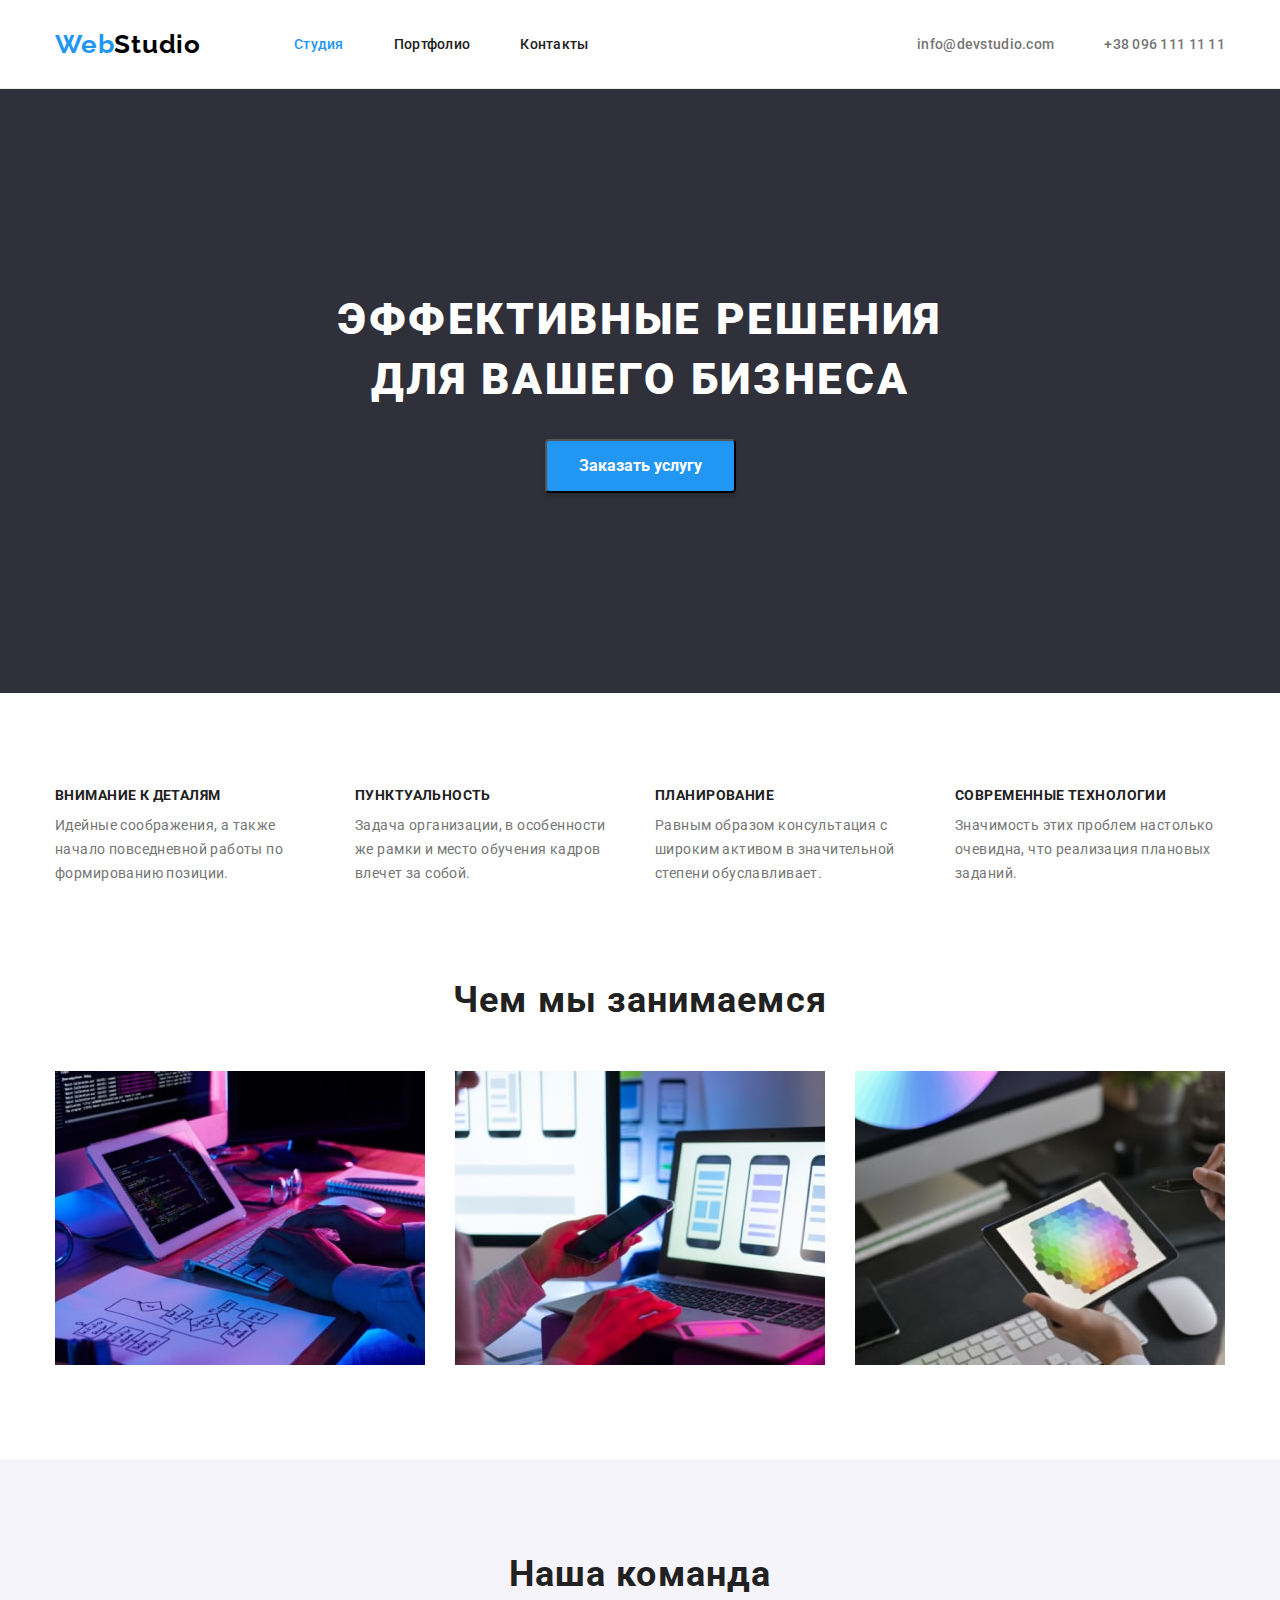
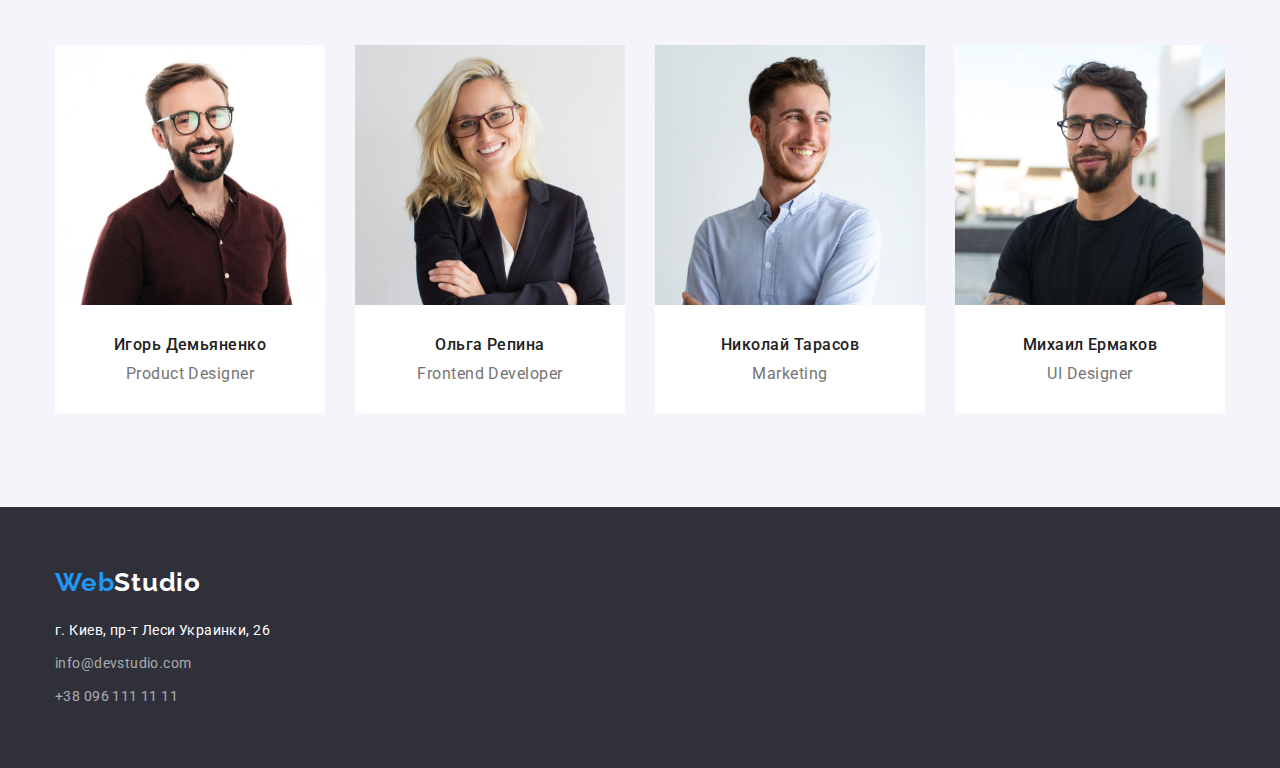
<file: index.html>
<!DOCTYPE html>
<html lang="en">
  <head>
    <meta charset="UTF-8" />
    <meta http-equiv="X-UA-Compatible" content="IE=edge" />
    <meta name="viewport" content="width=device-width, initial-scale=1.0" />
    <title>My First Homework</title>
    <link
      rel="stylesheet"
      href="https://cdnjs.cloudflare.com/ajax/libs/modern-normalize/1.1.0/modern-normalize.min.css"
    />
    <link rel="stylesheet" href="./css/style.css" />
    <link rel="preconnect" href="https://fonts.googleapis.com" />
    <link rel="preconnect" href="https://fonts.gstatic.com" crossorigin />
    <link
      href="https://fonts.googleapis.com/css2?family=Raleway:wght@700&family=Roboto:wght@400;500;700;900&display=swap"
      rel="stylesheet"
    />
  </head>
  <body>
    <header>
      <div class="container flexcont flexcont-header">
        <a href="#" class="link-logo">Web<span class="span">Studio</span></a>
        <nav>
          <ul class="nav flexnav">
            <li class="menu">
              <a href="./index.html" class="menu-link blue">Студия</a>
            </li>
            <li class="menu">
              <a href="./portfolio.html" class="menu-link">Портфолио</a>
            </li>
            <li class="menu"><a href="#" class="menu-link">Контакты</a></li>
          </ul>
        </nav>
        <ul class="flex-header-adress">
          <li class="adres-link">
            <a href="mailto:info@devstudio.com" class="adres-link1"
              >info@devstudio.com</a
            >
          </li>
          <li class="adres-link">
            <a href="tel:+380961111111" class="adres-link1"
              >+38 096 111 11 11</a
            >
          </li>
        </ul>
      </div>
    </header>

    <main>
      <section class="heading">
        <!--Заголовок-->
        <div class="container">
          <h1 class="headerh1">Эффективные решения для вашего бизнеса</h1>
          <button type="button" class="button-header">Заказать услугу</button>
        </div>
      </section>
      <section class="values">
        <div class="container">
          <h2 class="visually-hidden">values</h2>
          <!--наши ценности-->
          <ul class="values-item">
            <li class="values-list">
              <h3 class="text1">Внимание к деталям</h3>
              <p class="text2">
                Идейные соображения, а также начало повседневной работы по
                формированию позиции.
              </p>
            </li>
            <li class="values-list">
              <h3 class="text1">Пунктуальность</h3>
              <p class="text2">
                Задача организации, в особенности же рамки и место обучения
                кадров влечет за собой.
              </p>
            </li>
            <li class="values-list">
              <h3 class="text1">Планирование</h3>
              <p class="text2">
                Равным образом консультация с широким активом в значительной
                степени обуславливает.
              </p>
            </li>
            <li class="values-list">
              <h3 class="text1">Современные технологии</h3>
              <p class="text2">
                Значимость этих проблем настолько очевидна, что реализация
                плановых заданий.
              </p>
            </li>
          </ul>
        </div>
      </section>
      <section class="working">
        <div class="container">
          <h2 class="working-header">Чем мы занимаемся</h2>
          <ul class="working-item">
            <li class="working-list">
              <img
                src="./images/занятие1-min.jpg"
                alt="programing"
                width="370px"
              />
            </li>
            <li class="working-list">
              <img
                src="./images/занятие2-min.jpg"
                alt="adaptive layout"
                width="370px"
              />
            </li>
            <li class="working-list">
              <img src="./images/занятие3-min.jpg" alt="design" width="370px" />
            </li>
          </ul>
        </div>
      </section>
      <section class="teams">
        <div class="container">
          <h2 class="teams-header">Наша команда</h2>
          <ul class="teams-item">
            <li class="teams-list">
              <img
                src="images/игорь-min.jpg"
                alt="Игорь Демьяненко"
                width="270px"
              />
              <div class="teamblocktext">
                <h3 class="nametext">Игорь Демьяненко</h3>
                <p class="professionaltext">Product Designer</p>
              </div>
            </li>
            <li class="teams-list">
              <img
                src="images/ольга-min.jpg"
                alt="Ольга Репина"
                width="270px"
              />
              <div class="teamblocktext">
                <h3 class="nametext">Ольга Репина</h3>
                <p class="professionaltext">Frontend Developer</p>
              </div>
            </li>
            <li class="teams-list">
              <img
                src="images/Николай-min.jpg"
                alt="Николай Тарасов"
                width="270px"
              />
              <div class="teamblocktext">
                <h3 class="nametext">Николай Тарасов</h3>
                <p class="professionaltext">Marketing</p>
              </div>
            </li>
            <li class="teams-list">
              <img
                src="images/Михаил-min.jpg"
                alt="Михаил Ермаков"
                width="270px"
              />
              <div class="teamblocktext">
                <h3 class="nametext">Михаил Ермаков</h3>
                <p class="professionaltext">UI Designer</p>
              </div>
            </li>
          </ul>
        </div>
      </section>
    </main>
    <footer>
      <div class="container">
        <a href="#" class="link-logo1 footer-logo"
          >Web<span class="span1">Studio</span></a
        >
        <address>
          <p class="footer-adress-text">г. Киев, пр-т Леси Украинки, 26</p>
          <ul>
            <li class="footer-link">
              <a href="mailto:info@devstudio.com" class="adres-link2"
                >info@devstudio.com</a
              >
            </li>
            <li class="footer-link">
              <a href="tel:+380961111111" class="adres-link2"
                >+38 096 111 11 11</a
              >
            </li>
          </ul>
        </address>
      </div>
    </footer>
  </body>
</html>
</file>
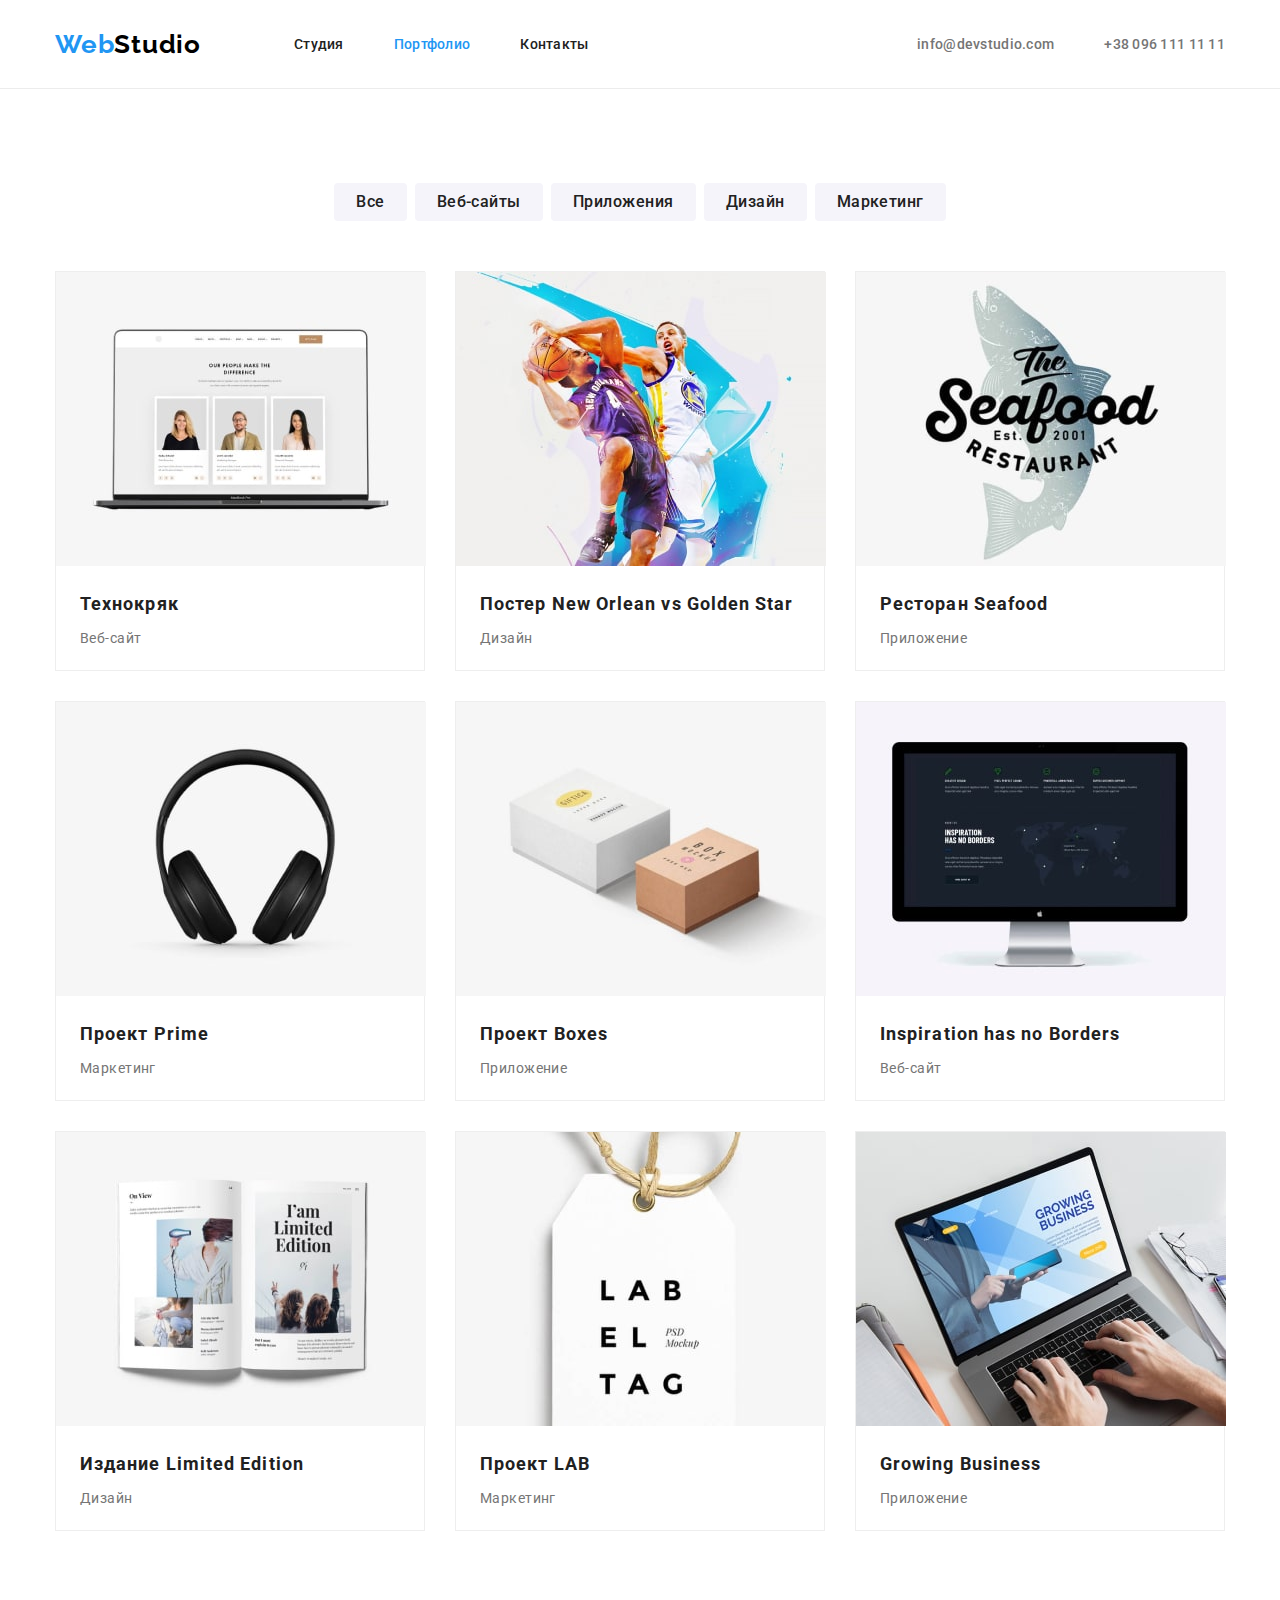
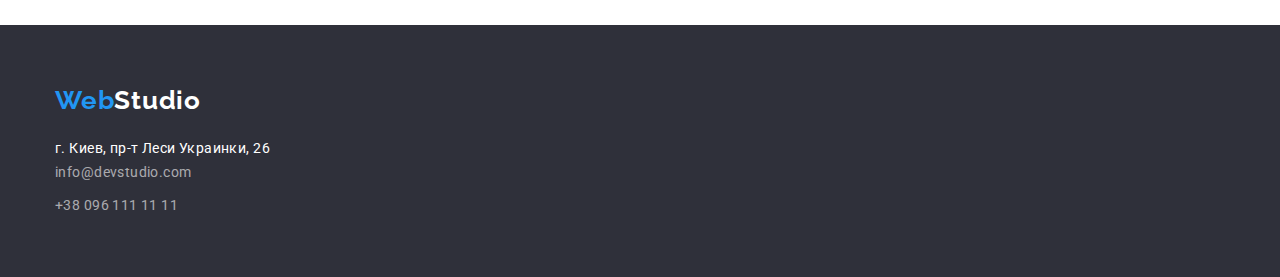
<file: portfolio.html>
<!DOCTYPE html>
<html lang="en">
  <head>
    <meta charset="UTF-8" />
    <meta http-equiv="X-UA-Compatible" content="IE=edge" />
    <meta name="viewport" content="width=device-width, initial-scale=1.0" />
    <link
      rel="stylesheet"
      href="https://cdnjs.cloudflare.com/ajax/libs/modern-normalize/1.1.0/modern-normalize.min.css"
    />
    <link rel="stylesheet" href="./css/style.css" />
    <link rel="preconnect" href="https://fonts.googleapis.com" />
    <link rel="preconnect" href="https://fonts.gstatic.com" crossorigin />
    <link
      href="https://fonts.googleapis.com/css2?family=Raleway:wght@700&family=Roboto:wght@400;500;700;900&display=swap"
      rel="stylesheet"
    />
    <title>My First Homework</title>
  </head>
  <body>
    <header>
      <div class="container flexcont flexcont-header">
        <a href="#" class="link-logo">Web<span class="span">Studio</span></a>
        <nav>
          <ul class="nav flexnav">
            <li class="menu">
              <a href="./index.html" class="menu-link">Студия</a>
            </li>
            <li class="menu">
              <a href="./portfolio.html" class="menu-link blue">Портфолио</a>
            </li>
            <li class="menu"><a href="#" class="menu-link">Контакты</a></li>
          </ul>
        </nav>
        <ul class="flex-header-adress">
          <li class="adres-link">
            <a href="mailto:info@devstudio.com" class="adres-link1"
              >info@devstudio.com</a
            >
          </li>
          <li class="adres-link">
            <a href="tel:+380961111111" class="adres-link1"
              >+38 096 111 11 11</a
            >
          </li>
        </ul>
      </div>
    </header>

    <main>
      <section class="portfolio-section">
        <div class="container">
          <ul class="portfolio-items">
            <li class="portfolio-item">
              <button type="button" class="portfolio-button">Все</button>
            </li>
            <li class="portfolio-item">
              <button type="button" class="portfolio-button">Веб-сайты</button>
            </li>
            <li class="portfolio-item">
              <button type="button" class="portfolio-button">Приложения</button>
            </li>
            <li class="portfolio-item">
              <button type="button" class="portfolio-button">Дизайн</button>
            </li>
            <li class="portfolio-item">
              <button type="button" class="portfolio-button">Маркетинг</button>
            </li>
          </ul>
          <ul class="portfolioworks-items">
            <li class="portfolioworks-item">
              <a href="#" class="portfolioworks-link">
                <img
                  src="./images/технокряк-min.jpg"
                  alt="технокряк-min"
                  width="370px"
                />
                <div class="portfolioworks-block">
                  <h3 class="tex21">Технокряк</h3>
                  <p class="text2">Веб-сайт</p>
                </div></a
              >
            </li>
            <li class="portfolioworks-item">
              <a href="#" class="portfolioworks-link">
                <img src="./images/постер-min.jpg" alt="постер" width="370px" />
                <div class="portfolioworks-block">
                  <h3 class="tex21">Постер New Orlean vs Golden Star</h3>
                  <p class="text2">Дизайн</p>
                </div></a
              >
            </li>
            <li class="portfolioworks-item">
              <a href="#" class="portfolioworks-link">
                <img
                  src="./images/ресторан-min.jpg"
                  alt="Ресторан"
                  width="370px"
                />
                <div class="portfolioworks-block">
                  <h3 class="tex21">Ресторан Seafood</h3>
                  <p class="text2">Приложение</p>
                </div></a
              >
            </li>
            <li class="portfolioworks-item">
              <a href="#" class="portfolioworks-link">
                <img
                  src="./images/проект-min.jpg"
                  alt="проект Prime"
                  width="370px"
                />
                <div class="portfolioworks-block">
                  <h3 class="tex21">Проект Prime</h3>
                  <p class="text2">Маркетинг</p>
                </div></a
              >
            </li>
            <li class="portfolioworks-item">
              <a href="#" class="portfolioworks-link">
                <img
                  src="./images/проектбокс-min.jpg"
                  alt="Проект Boxes"
                  width="370px"
                />
                <div class="portfolioworks-block">
                  <h3 class="tex21">Проект Boxes</h3>
                  <p class="text2">Приложение</p>
                </div></a
              >
            </li>
            <li class="portfolioworks-item">
              <a href="#" class="portfolioworks-link">
                <img
                  src="./images/бордерс-min.jpg"
                  alt="Inspiration has no Borders"
                  width="370px"
                />
                <div class="portfolioworks-block">
                  <h3 class="tex21">Inspiration has no Borders</h3>
                  <p class="text2">Веб-сайт</p>
                </div></a
              >
            </li>
            <li class="portfolioworks-item mb">
              <a href="#" class="portfolioworks-link">
                <img
                  src="./images/издание-min.jpg"
                  alt="Издание Limited Edition"
                  width="370px"
                />
                <div class="portfolioworks-block">
                  <h3 class="tex21">Издание Limited Edition</h3>
                  <p class="text2">Дизайн</p>
                </div></a
              >
            </li>
            <li class="portfolioworks-item mb">
              <a href="#" class="portfolioworks-link">
                <img
                  src="./images/проектлаб-min.jpg"
                  alt="Проект LAB"
                  width="370px"
                />
                <div class="portfolioworks-block">
                  <h3 class="tex21">Проект LAB</h3>
                  <p class="text2">Маркетинг</p>
                </div></a
              >
            </li>
            <li class="portfolioworks-item mb">
              <a href="#" class="portfolioworks-link">
                <img
                  src="./images/гровинБизнес-min.jpg"
                  alt="Growing Business"
                  width="370px"
                />
                <div class="portfolioworks-block">
                  <h3 class="tex21">Growing Business</h3>
                  <p class="text2">Приложение</p>
                </div></a
              >
            </li>
          </ul>
        </div>
      </section>
    </main>
    <footer>
      <div class="container">
        <a href="#" class="link-logo1 footer-logo"
          >Web<span class="span1">Studio</span></a
        >
        <address>
          <p>г. Киев, пр-т Леси Украинки, 26</p>
          <ul>
            <li class="footer-link">
              <a href="mailto:info@devstudio.com" class="adres-link2"
                >info@devstudio.com</a
              >
            </li>
            <li class="footer-link">
              <a href="tel:+380961111111" class="adres-link2"
                >+38 096 111 11 11</a
              >
            </li>
          </ul>
        </address>
      </div>
    </footer>
  </body>
</html>
</file>
<file: css/style.css>
:root {
  --main-bg-color: #2196f3;
  --main-two-color: #757575;
  --main-tree-color: #212121;
}
* {
  margin: 0;
}
a {
  text-decoration: none;
}
li {
  list-style: none;
}
.container {
  width: 1200px;
  padding: 0 15px;
  margin: 0 auto;
}
img {
  display: block;
}
ul {
  padding: 0;
}
.link-logo,
.link-logo1 {
  font-family: "Raleway", sans-serif;
  font-family: Raleway;
  font-size: 26px;
  font-style: normal;
  font-weight: 700;
  line-height: 31px;
  letter-spacing: 0.03em;
  text-align: left;
  color: #2196f3;
  margin-right: 93px;
}
.link-logo1 {
  margin-right: 0;
}
.menu:last-child,
.adres-link:last-child {
  margin-right: 0;
}
.span {
  color: black;
}
.span1 {
  color: white;
}
.nav,
.adres-link {
  font-family: Roboto;
  font-size: 14px;
  font-style: normal;
  font-weight: 500;
  line-height: 16px;
  letter-spacing: 0.02em;
  text-align: left;
  padding-left: 0;
}

address {
  font-style: normal;
  font-family: Roboto;
  font-style: normal;
  font-weight: normal;
  font-size: 14px;
  line-height: 24px;
  /* or 171% */

  letter-spacing: 0.03em;

  color: #ffffff;
}
header {
  border-bottom: 1px solid rgba(236, 236, 236, 1);
}
.flexcont {
  display: flex;
  /* padding: 0; */
}
.flexcont-header {
  align-items: center;
}
.flexnav {
  display: flex;
}
.flex-header-adress {
  display: flex;
  padding-left: 0;
  margin-left: auto;
}
.heading {
  background-color: #2f303a;
  text-align: center;
  padding: 200px 0px 200px 0px;
}

.menu {
  margin-right: 50px;
}
.menu-link {
  color: var(--main-tree-color);
  padding: 36px 0;
  display: block;
}
.menu-link:hover,
.menu-link:focus,
.menu-link:active {
  color: var(--main-bg-color);
}
.adres-link {
  margin-right: 50px;
  margin-left: auto;
}
.adres-link1:hover,
.adres-link1:focus,
.adres-link1:active {
  color: var(--main-bg-color);
}
.adres-link1 {
  color: var(--main-two-color);
}
.headerh1 {
  font-family: Roboto;
  font-style: normal;
  font-weight: 900;
  font-size: 44px;
  line-height: 60px;
  /* or 136% */
  text-align: center;
  letter-spacing: 0.06em;
  text-transform: uppercase;
  color: #ffffff;
  margin: 0 auto;
  width: 696px;
  margin-bottom: 30pxf;
}

.blue {
  color: var(--main-bg-color);
}
.button-header {
  font-family: Roboto;
  font-style: normal;
  font-weight: bold;
  font-size: 16px;
  line-height: 30px;
  color: white;
  padding: 10px 32px;
  background: #2196f3;
  box-shadow: 0px 4px 4px rgba(0, 0, 0, 0.15);
  border-radius: 4px;
  margin-top: 30px;
}

.button-header:hover,
.button-header:active,
.button-header:focus {
  background-color: rgba(24, 140, 232, 1);
}

.value {
  background: #e5e5e5;
}

.values-item {
  display: flex;

  padding: 0;
}

.values-list {
  width: 270px;
  margin-right: 30px;
}
.values-list:last-child {
  margin-right: 0px;
}
.values {
  padding-top: 94px;
}

.text1 {
  font-family: Roboto;
  font-style: normal;
  font-weight: bold;
  font-size: 14px;
  line-height: 16px;
  letter-spacing: 0.03em;
  text-transform: uppercase;
  margin-bottom: 10px;
  color: #212121;
}
.text2 {
  font-family: Roboto;
  font-style: normal;
  font-weight: normal;
  font-size: 14px;
  line-height: 24px;
  /* or 171% */

  letter-spacing: 0.03em;

  color: #757575;
}
.working {
  padding: 94px 0;
}
.working-header,
.teams-header {
  font-family: Roboto;
  font-style: normal;
  font-weight: bold;
  font-size: 36px;
  line-height: 42px;
  text-align: center;
  letter-spacing: 0.03em;

  color: #212121;
}
.working-header {
  margin-bottom: 50px;
}
.working-item {
  display: flex;
  padding: 0;
}
.working-list {
  margin-right: 30px;
}

.working-list:last-child {
  margin-right: 0;
}

.teamblocktext {
  padding-top: 30px;
  padding-bottom: 30px;
}
.nametext {
  font-family: Roboto;
  font-style: normal;
  font-weight: 500;
  font-size: 16px;
  line-height: 19px;
  /* identical to box height */

  text-align: center;
  letter-spacing: 0.03em;

  color: #212121;
}
.teams {
  background: #f5f4fa;
  padding: 94px 0;
}
.teams-header {
  margin-bottom: 50px;
}
.teams-item {
  display: flex;
  padding-left: 0;
}
.teams-list {
  margin-right: 30px;
  background-color: white;
}
.teams-list:last-child {
  margin-right: 0;
}
.professionaltext {
  font-family: Roboto;
  font-style: normal;
  font-weight: normal;
  font-size: 16px;
  line-height: 19px;
  /* identical to box height */

  text-align: center;
  letter-spacing: 0.03em;

  color: #757575;
  margin-top: 10px;
}

/* футер 
footer {
  background-color: #2f303a;
  padding: 60px 0;
}
.footer-logo {
  margin-bottom: 20px;
}
.adres-link2 {
  font-family: Roboto;
  font-style: normal;
  font-weight: normal;
  font-size: 14px;
  line-height: 24px;
  /* or 171% 

  letter-spacing: 0.03em;

  color: rgba(255, 255, 255, 0.6);
}
.footer-link {
  margin-bottom: 9px;
}
.footer-link:last-child {
  margin-bottom: 0px;
}*/
footer {
  background-color: #2f303a;
  padding: 60px 0;
}
.adres-link2 {
  font-family: Roboto;
  font-style: normal;
  font-weight: normal;
  font-size: 14px;
  line-height: 24px;
  /* or 171% */

  letter-spacing: 0.03em;

  color: rgba(255, 255, 255, 0.6);
}

.footer-logo {
  display: inline-block;
  margin-bottom: 20px;
}
.footer-adress-text {
  margin-bottom: 9px;
}
.footer-link {
  margin-bottom: 9px;
}
.footer-link:last-child {
  margin-bottom: 0px;
}

/* портфолио*/
.tex21 {
  font-family: Roboto;
  font-style: normal;
  font-weight: bold;
  font-size: 18px;
  line-height: 36px;
  /* identical to box height, or 200% */

  letter-spacing: 0.06em;

  color: #212121;
  margin-bottom: 4px;
}
.portfolio-section {
  padding: 94px 0;
}
.portfolio-items {
  display: flex;
  justify-content: center;
  margin-bottom: 50px;
}
.portfolio-item {
  margin-right: 8px;
}
.portfolio-item:last-child {
  margin-right: 0px;
}
.portfolioworks-item:last-child {
  margin-right: 0;
}

.portfolio-button {
  background: #f5f4fa;
  border-radius: 4px;
  padding: 6px 22px;
  /* shadow-middle */
  font-family: Roboto;
  font-style: normal;
  font-weight: 500;
  font-size: 16px;
  line-height: 26px;
  /* identical to box height, or 162% */

  text-align: center;
  letter-spacing: 0.03em;

  color: #212121;
  border: #f5f4fa;
}

.portfolio-button:hover,
.portfolio-button:focus,
.portfolio-button:active {
  background: #2196f3;
  color: #ffffff;
}
.portfolioworks-items {
  display: flex;
  flex-wrap: wrap;
  padding-left: 0;
}
.portfolioworks-block {
  padding: 20px 24px;
}
.portfolioworks-item {
  width: 370px;
  margin-right: 30px;
  margin-bottom: 30px;
  border: 1px solid rgba(238, 238, 238, 1);
}
.portfolioworks-item:nth-child(3n) {
  margin-right: 0;
}
.mb {
  margin-bottom: 0;
}

/* .tex21 {
  margin-left: 24px;
} */

.visually-hidden {
  position: absolute;
  width: 1px;
  height: 1px;
  margin: -1px;
  border: 0;
  padding: 0;

  white-space: nowrap;
  clip-path: inset(100%);
  clip: rect(0 0 0 0);
  overflow: hidden;
}
</file>
